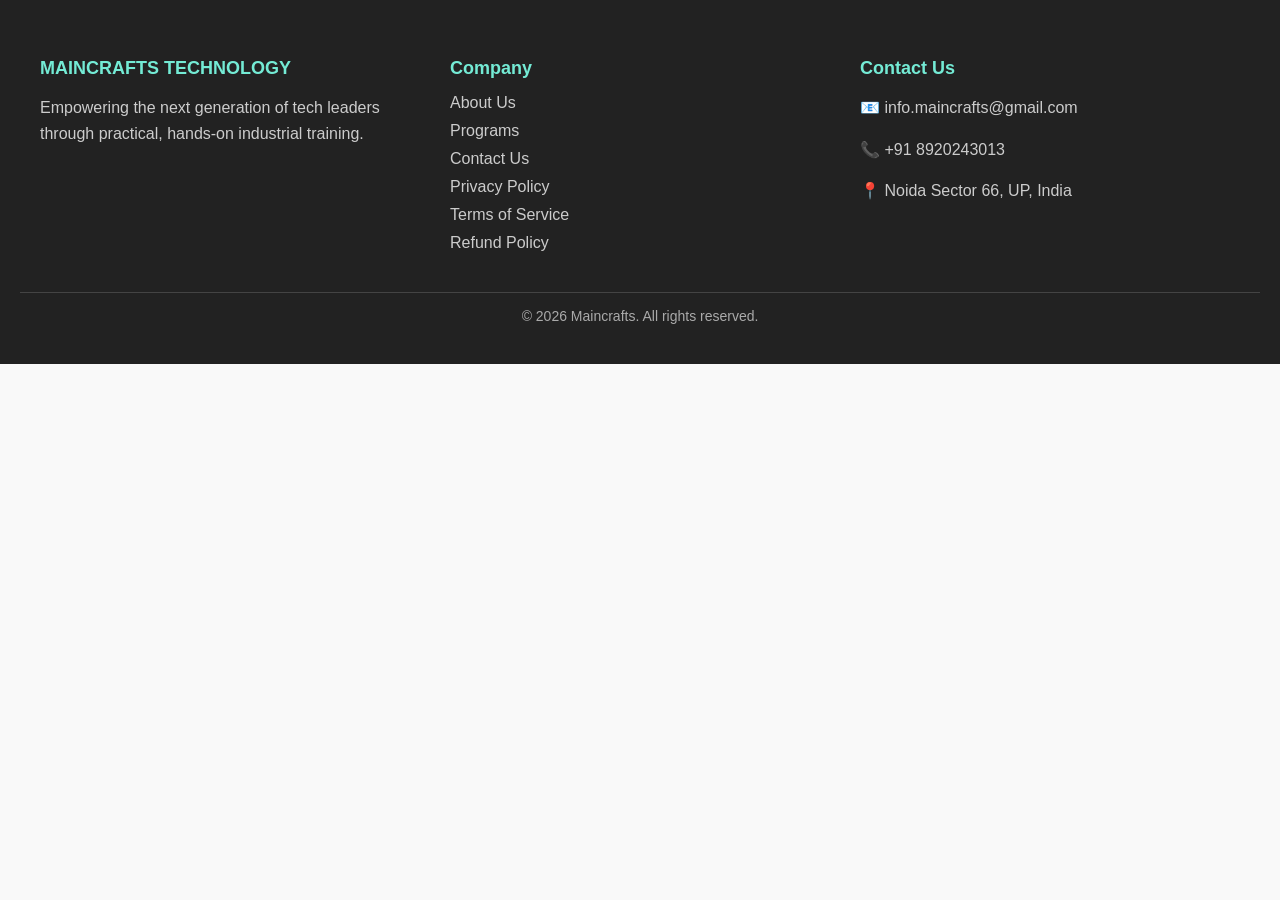
<file: about.html>
<!DOCTYPE html>
<html lang="en">
<head>
  <meta charset="UTF-8">
  <meta name="viewport" content="width=device-width, initial-scale=1.0">
  <title>Maincrafts Footer</title>
  <style>
    body {
      margin: 0;
      font-family: Arial, sans-serif;
      background: #f9f9f9;
    }

    footer {
      background: #222;
      color: #fff;
      padding: 40px 20px;
    }

    .footer-container {
      display: grid;
      grid-template-columns: repeat(auto-fit, minmax(250px, 1fr));
      gap: 30px;
      max-width: 1200px;
      margin: 0 auto;
    }

    .footer-column h3 {
      margin-bottom: 15px;
      font-size: 18px;
      color: #74ebd5;
    }

    .footer-column p {
      line-height: 1.6;
      color: #ccc;
    }

    .footer-column ul {
      list-style: none;
      padding: 0;
      margin: 0;
    }

    .footer-column ul li {
      margin-bottom: 10px;
    }

    .footer-column ul li a {
      color: #ccc;
      text-decoration: none;
      transition: color 0.3s;
    }

    .footer-column ul li a:hover {
      color: #74ebd5;
    }

    .footer-bottom {
      text-align: center;
      margin-top: 30px;
      font-size: 14px;
      color: #aaa;
      border-top: 1px solid #444;
      padding-top: 15px;
    }
  </style>
</head>
<body>
  <footer>
    <div class="footer-container">
      <!-- Left Column -->
      <div class="footer-column">
        <h3>MAINCRAFTS TECHNOLOGY</h3>
        <p>
          Empowering the next generation of tech leaders through practical, 
          hands-on industrial training.
        </p>
      </div>

      <!-- Middle Column -->
      <div class="footer-column">
        <h3>Company</h3>
        <ul>
          <li><a href="about.html">About Us</a></li>
          <li><a href="programs.html">Programs</a></li>
          <li><a href="contact.html">Contact Us</a></li>
          <li><a href="privacy.html">Privacy Policy</a></li>
          <li><a href="terms.html">Terms of Service</a></li>
          <li><a href="refund.html">Refund Policy</a></li>
        </ul>
      </div>

      <!-- Right Column -->
      <div class="footer-column">
        <h3>Contact Us</h3>
        <p>📧 info.maincrafts@gmail.com</p>
        <p>📞 +91 8920243013</p>
        <p>📍 Noida Sector 66, UP, India</p>
      </div>
    </div>

    <!-- Bottom Text -->
    <div class="footer-bottom">
      © 2026 Maincrafts. All rights reserved.
    </div>
  </footer>
</body>
</html>
</file>
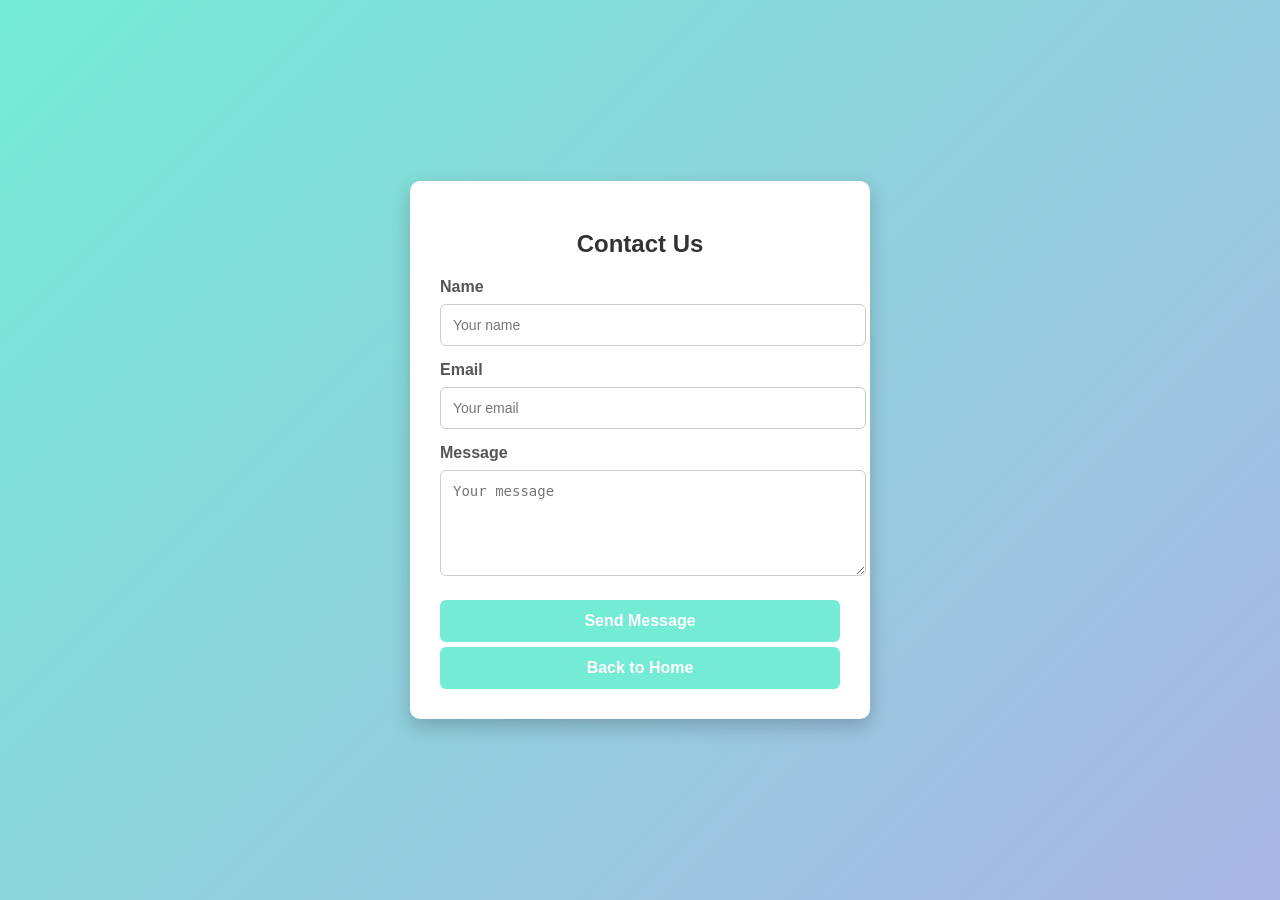
<file: contact.html>
<!DOCTYPE html>
<html lang="en">
<head>
  <meta charset="UTF-8">
  <meta name="viewport" content="width=device-width, initial-scale=1.0">
  <title>Contact Page</title>
  <style>
    body {
      font-family: Arial, sans-serif;
      background: linear-gradient(135deg, #74ebd5, #ACB6E5);
      display: flex;
      justify-content: center;
      align-items: center;
      height: 100vh;
      margin: 0;
    }

    .contact-container {
      background: #fff;
      padding: 30px;
      border-radius: 10px;
      box-shadow: 0 8px 20px rgba(0,0,0,0.2);
      width: 400px;
    }

    .contact-container h2 {
      text-align: center;
      margin-bottom: 20px;
      color: #333;
    }

    .contact-container label {
      display: block;
      margin-bottom: 8px;
      font-weight: bold;
      color: #555;
    }

    .contact-container input,
    .contact-container textarea {
      width: 100%;
      padding: 12px;
      margin-bottom: 15px;
      border: 1px solid #ccc;
      border-radius: 6px;
      font-size: 14px;
      transition: border-color 0.3s;
    }

    .contact-container input:focus,
    .contact-container textarea:focus {
      border-color: #74ebd5;
      outline: none;
    }

    .contact-container button {
      width: 100%;
      padding: 12px;
      background: #74ebd5;
      border: none;
      border-radius: 6px;
      font-size: 16px;
      font-weight: bold;
      color: #fff;
      cursor: pointer;
      transition: background 0.3s;
      margin-top: 5px;
    }

    .contact-container button:hover {
      background: #4bb3a7;
    }

    /* Back button style */
    .back-btn {
      background: #ACB6E5;
    }

    .back-btn:hover {
      background: #7f8ac9;
    }
  </style>
</head>
<body>
  <div class="contact-container">
    <h2>Contact Us</h2>
    <form id="contactForm">
      <label for="name">Name</label>
      <input type="text" id="name" name="name" placeholder="Your name">

      <label for="email">Email</label>
      <input type="email" id="email" name="email" placeholder="Your email">

      <label for="message">Message</label>
      <textarea id="message" name="message" rows="5" placeholder="Your message"></textarea>

      <button type="submit">Send Message</button>
    </form>
    <!-- Back button -->
    <a href="frontpage.html">
      <button type="button" class="back-btn">Back to Home</button>
    </a>
  </div>

  <script>
    document.getElementById("contactForm").addEventListener("submit", function(event) {
      event.preventDefault(); // Prevent default form submission

      const name = document.getElementById("name").value.trim();
      const email = document.getElementById("email").value.trim();
      const message = document.getElementById("message").value.trim();

      // Validation
      if (name === "" || email === "" || message === "") {
        alert("Please fill in all fields.");
        return;
      }

      // Create submission object
      const submission = { name, email, message };

      // Retrieve existing submissions or create new array
      let submissions = JSON.parse(localStorage.getItem("submissions")) || [];
      submissions.push(submission);

      // Save back to LocalStorage
      localStorage.setItem("submissions", JSON.stringify(submissions));

      alert("Form submitted successfully!");
      document.getElementById("contactForm").reset();
    });
  </script>
</body>
</html>
</file>
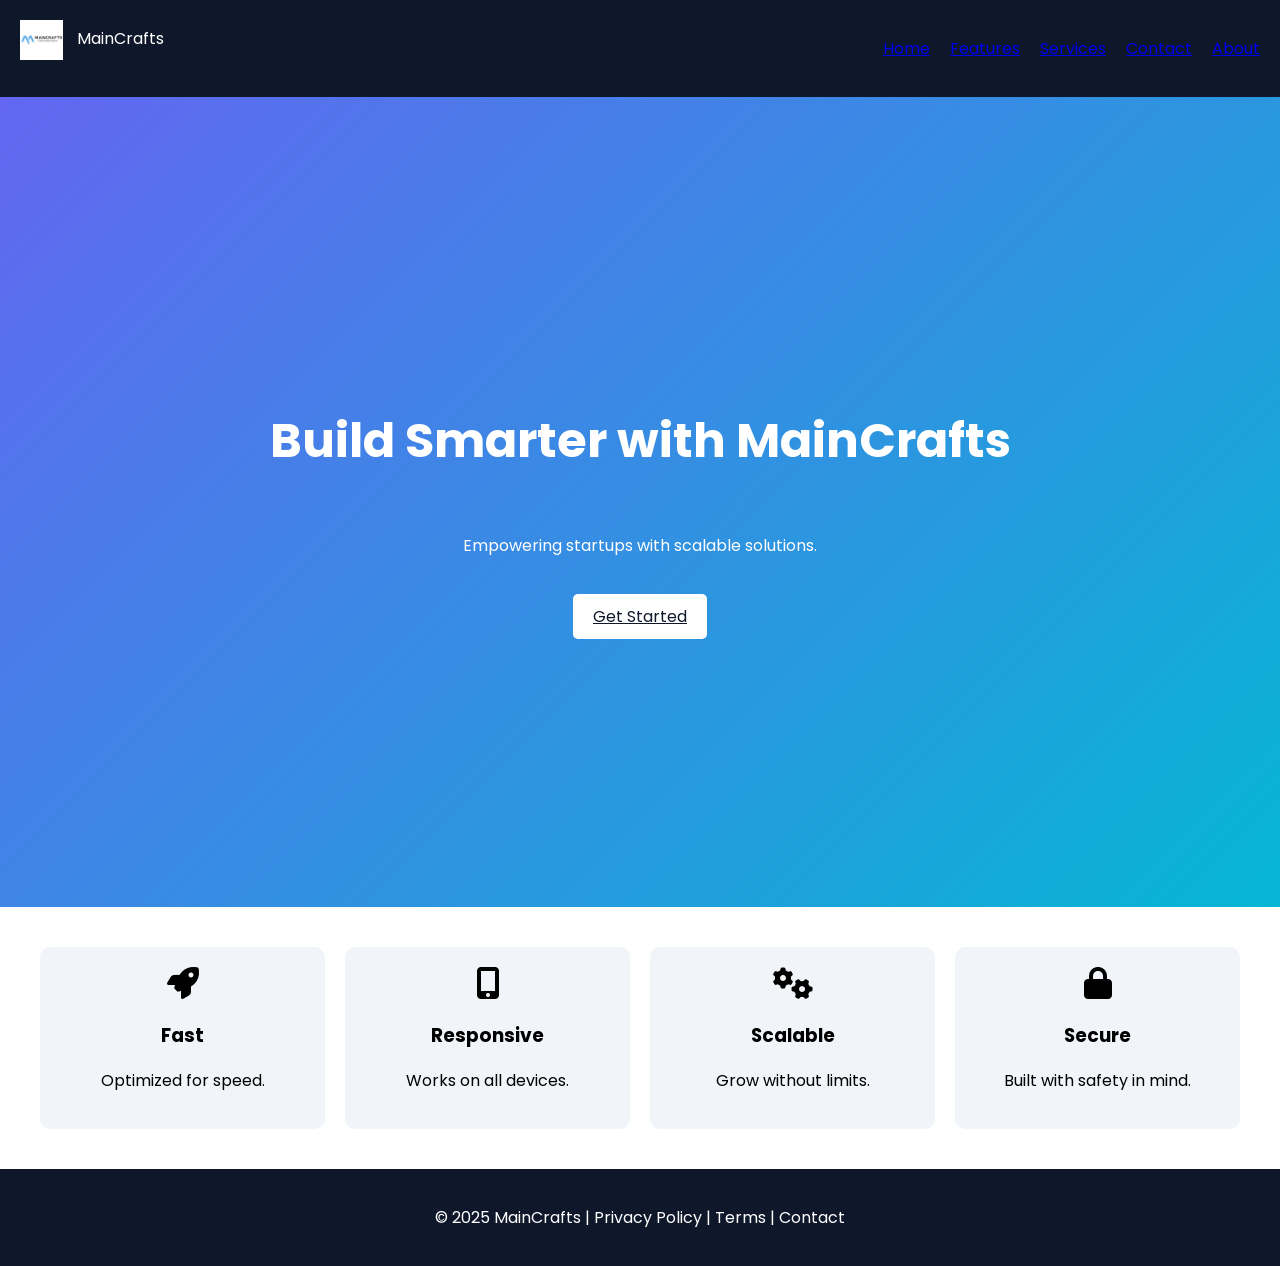
<file: frontpage.html>
<!DOCTYPE html>
<html lang="en">
<head>
  <meta charset="UTF-8">
  <meta name="viewport" content="width=device-width, initial-scale=1.0">
  <title>MainCrafts</title>
  <link href="https://fonts.googleapis.com/css2?family=Poppins:wght@400;600&display=swap" rel="stylesheet">
  <link rel="stylesheet" href="https://cdnjs.cloudflare.com/ajax/libs/font-awesome/6.0.0/css/all.min.css">
  <style>
    body { font-family: 'Poppins', sans-serif; margin:0; }
    header { display:flex; justify-content:space-between; padding:20px; background:#0f172a; color:white; position:sticky; top:0; }
    nav ul { list-style:none; display:flex; gap:20px; }
    nav ul li { position:relative; }
    nav ul li ul { display:none; position:absolute; background:#1e293b; padding:10px; }
    nav ul li:hover ul { display:block; }
    .hero { height:90vh; display:flex; flex-direction:column; justify-content:center; align-items:center; background:linear-gradient(135deg,#6366f1,#06b6d4); color:white; text-align:center; }
    .hero h1 { font-size:3rem; }
    .cta { background:white; color:#0f172a; padding:10px 20px; border-radius:5px; margin-top:20px; transition:0.3s; }
    .cta:hover { background:#0f172a; color:white; }
    .features { display:grid; grid-template-columns:repeat(auto-fit,minmax(250px,1fr)); gap:20px; padding:40px; }
    .card { background:#f1f5f9; padding:20px; border-radius:10px; text-align:center; transition:0.3s; }
    .card:hover { transform:translateY(-5px); box-shadow:0 5px 15px rgba(0,0,0,0.1); }
    footer { background:#0f172a; color:white; text-align:center; padding:20px; }
  </style>
</head>
<body>
  <header>
   <div class="logo"> <img src="[data-uri]"="MainCrafts Logo" style="height:40px; vertical-align:middle; margin-right:10px;"> MainCrafts </div>
    <nav>
  <ul>
    <li><a href="#home">Home</a></li>
    <li>
        <a href="#features">Features</a>
        <ul>
        <li><a href="#fast">Fast</a></li>
        <li><a href="#responsive">Responsive</a></li>
        <li><a href="#scalable">Scalable</a></li>
        <li><a href="#secure">Secure</a></li>
      </ul>

    </li>
          
    <li>
      <a href="#services">Services</a>
      <ul>
        <li><a href="#webdev">Web Development</a></li>
        <li><a href="#appdesign">App Design</a></li>
        <li><a href="#consulting">Consulting</a></li>
      </ul>
    </li>
    <li><a href="contact.html">Contact</a></li>
    <li><a href="about.html">About</a></li>

  </ul>
</nav>
  </header>

  <section class="hero">
    <h1>Build Smarter with MainCrafts</h1>
    <p>Empowering startups with scalable solutions.</p>
    <a href="task-manager/index.html" class="cta">Get Started</a>
  </section>

  <section class="features">
    <div class="card"><i class="fas fa-rocket fa-2x"></i><h3>Fast</h3><p>Optimized for speed.</p></div>
    <div class="card"><i class="fas fa-mobile-alt fa-2x"></i><h3>Responsive</h3><p>Works on all devices.</p></div>
    <div class="card"><i class="fas fa-cogs fa-2x"></i><h3>Scalable</h3><p>Grow without limits.</p></div>
    <div class="card"><i class="fas fa-lock fa-2x"></i><h3>Secure</h3><p>Built with safety in mind.</p></div>
  </section>

  <footer>
    <p>© 2025 MainCrafts | Privacy Policy | Terms | Contact</p>
  </footer>
</body>
</html>
</file>
